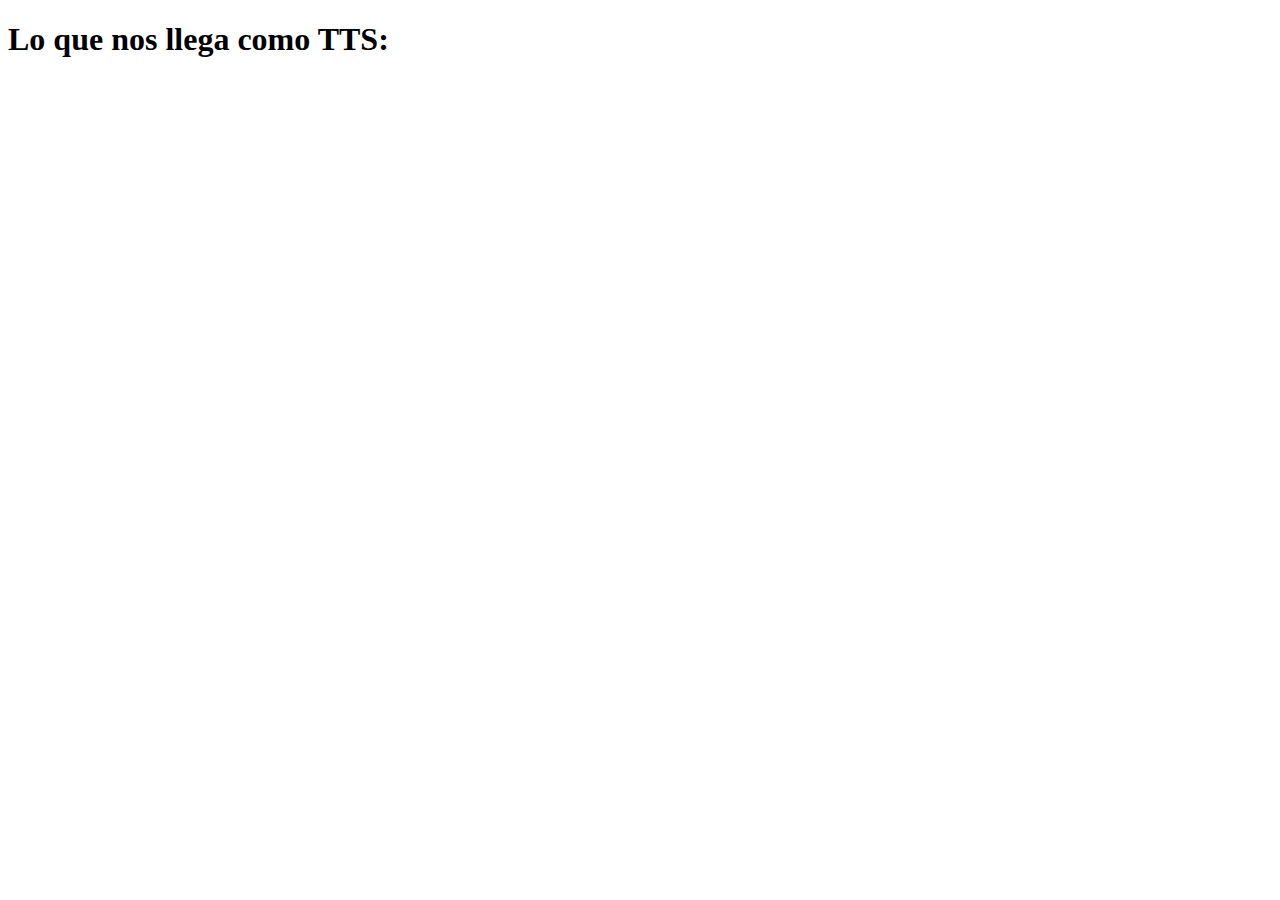
<file: Prueba/index.html>
<!DOCTYPE html>
<html>
<head>
	<meta charset="utf-8">
	<meta name="viewport" content="width=device-width, initial-scale=1">
	<title></title>
</head>
<body>
	<script src="deTTSaString.js"></script>
	<div class="container">
		<h1>Lo que nos llega como TTS: 
		</h1>
	</div>
</body>
</html>
</file>
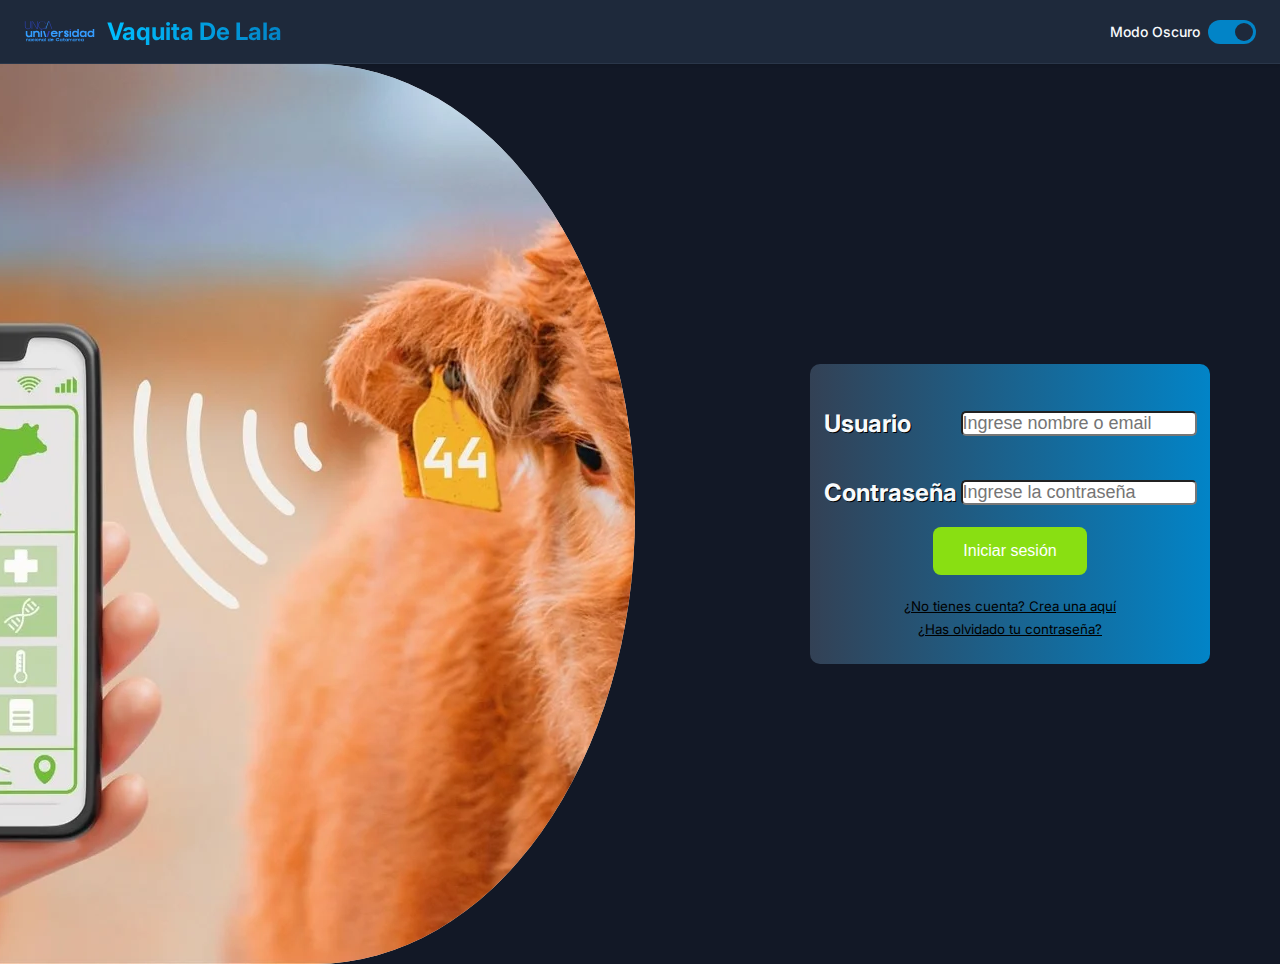
<file: Inevstigacion 2025/aplicacion web INTA/static/index.html>
<!DOCTYPE html>
<html lang="en" class="dark">
<head>
    <meta charset="UTF-8">
    <meta name="viewport" content="width=device-width, initial-scale=1.0">
    <title>Nor-Red</title>
    <link rel="stylesheet" href="styles.css">
    <link rel="preconnect" href="https://fonts.googleapis.com">
    <link rel="preconnect" href="https://fonts.gstatic.com" crossorigin>
    <link href="https://fonts.googleapis.com/css2?family=Inter:wght@300;400;500;600;700&display=swap" rel="stylesheet">
</head>
<body>
    <div class="app-container">
        <header class="app-header">
            <div class="logo-container">
                <img src="./images/logo5.svg" alt="Vision AI Logo" class="logo">
                <h1 class="app-title">Vaquita De Lala</h1>
            </div>
            <div class="header-controls">
                <div class="theme-toggle">
                    <span class="theme-label">Modo Oscuro</span>
                    <label class="switch">
                        <input type="checkbox" id="dark-mode-toggle" checked>
                        <span class="slider"></span>
                    </label>
                </div>
            </div>
        </header>
        
        <main class="main-content">
            <div class="principal-container">
                <div class="img-inicio-sesion-container">
                    <img src="./imagenes_vacas/Manejo-1-Abre-Fotos-Divulgacao.webp" alt="imagen descriptiva de la app" class="img_vaca">
                </div>
                <div class="inicio-sesion-container">
                    <form id="login-form" method="post" class="form-inicio-sesion">
                        <div class="input-name">
                            <label for="name"> <Strong> Usuario </Strong> </label>
                            <input type="text" id="name" placeholder="Ingrese nombre o email" required>
                        </div>
                        <div class="input-password">
                            <label for="password"> <Strong>Contraseña</Strong> </label>
                            <input type="password" id="password" placeholder="Ingrese la contraseña" required>
                        </div>
                        <button type="button" onclick="validarInicioSesion()" class="btn-inicio-sesion">Iniciar sesión</button>
                        <a href="#"><small>¿No tienes cuenta? Crea una aquí</small></a>
                        <a href="#"><small>¿Has olvidado tu contraseña?</small></a>
                    </form>
                </div>
            </div>
        </main>
    </div>
    <script src="login.js"></script>
</body>
</html>
</file>
<file: Inevstigacion 2025/aplicacion web INTA/static/styles.css>
:root {
  --light-background: #f5f7fa;
  --light-foreground: #1a2238;
  --light-card: #ffffff;
  --light-card-foreground: #1a2238;
  --light-border: #e2e8f0;
  --light-input: #e2e8f0;

  --dark-background: #121826;
  --dark-foreground: #f8fafc;
  --dark-card: #1e293b;
  --dark-card-foreground: #f8fafc;
  --dark-border: #2a3649;
  --dark-input: #2a3649;

  --primary: #0284c7;
  --primary-hover: #0369a1;
  --primary-foreground: #f8fafc;
  --secondary: #334155;
  --secondary-foreground: #f8fafc;
  --accent: #00bfff;
  --accent-hover: #38bdf8;
  --accent-foreground: #1a2238;
  --destructive: #ef4444;
  --destructive-foreground: #f8fafc;
  --muted: #64748b;
  --muted-foreground: #cbd5e1;

  --radius: 0.5rem;
  --header-height: 4rem;
  --sidebar-width: 16rem;

  --font-sans: "Inter", -apple-system, BlinkMacSystemFont, "Segoe UI", Roboto, Oxygen, Ubuntu, Cantarell, "Open Sans",
    "Helvetica Neue", sans-serif;

  --background: var(--light-background);
  --foreground: var(--light-foreground);
  --card: var(--light-card);
  --card-foreground: var(--light-card-foreground);
  --border: var(--light-border);
  --input: var(--light-input);
}

.dark {
  --background: var(--dark-background);
  --foreground: var(--dark-foreground);
  --card: var(--dark-card);
  --card-foreground: var(--dark-card-foreground);
  --border: var(--dark-border);
  --input: var(--dark-input);
}

* {
  margin: 0;
  padding: 0;
  box-sizing: border-box;
}

html,
body {
  height: 100%;
  margin: 0;
  padding: 0;
  font-family: var(--font-sans);
  background-color: var(--background);
  /*background: linear-gradient(to right, #0D3B66 50%, #F25F5C 50%); /* Degradado entre dos colores */
  color: var(--foreground);
  /*display: flex;*/
  background-size: 100% 100%;
  justify-content: center;
  align-items: center;

  transition: background-color 0.3s ease, color 0.3s ease;
}

.app-container {
  display: flex;
  flex-direction: column;
  min-height: 100vh;
}

.app-header {
  height: var(--header-height);
  display: flex;
  align-items: center;
  justify-content: space-between;
  padding: 0 1.5rem;
  background-color: var(--card);
  border-bottom: 1px solid var(--border);
  box-shadow: 0 1px 3px rgba(0, 0, 0, 0.1);
}

.logo-container {
  display: flex;
  align-items: center;
  gap: 0.75rem;
}

.logo {
  height: 2.5rem;
  width: auto;
}

.app-title {
  font-size: 1.5rem;
  font-weight: 700;
  background: linear-gradient(to right, var(--accent), var(--primary));
  -webkit-background-clip: text;
  background-clip: text;
  color: transparent;
}

.header-controls {
  display: flex;
  align-items: center;
  gap: 1.5rem;
}

.model-selector,
.theme-toggle {
  display: flex;
  align-items: center;
  gap: 0.5rem;
}

.main-content {
  flex: 1;
  /*padding: 1.5rem;*/
  overflow: auto;
}

.content-grid {
  display: grid;
  grid-template-columns: 1fr;
  gap: 1.5rem;
}

@media (min-width: 1024px) {
  .content-grid {
    grid-template-columns: 2fr 1fr;
  }
}

.video-container {
  position: relative;
  background-color: #000;
  border-radius: var(--radius);
  overflow: hidden;
  aspect-ratio: 16 / 9;
  box-shadow: 0 4px 6px -1px rgba(0, 0, 0, 0.1), 0 2px 4px -1px rgba(0, 0, 0, 0.06);
  border: 1px solid var(--border);
  display: flex;
  align-items: center;
  justify-content: center;
}

.video-element {
  max-width: 100%;
  max-height: 100%;
  display: block;
}

.output-canvas {
  position: absolute;
  top: 0;
  left: 0;
  width: 100%;
  height: 100%;
}

.no-video-message {
  position: absolute;
  color: var(--muted-foreground);
  font-size: 0.875rem;
}

.controls-panel {
  background-color: var(--card);
  border-radius: var(--radius);
  border: 1px solid var(--border);
  overflow: hidden;
  display: flex;
  flex-direction: column;
  gap: 1.5rem;
  padding: 1.5rem;
  box-shadow: 0 1px 3px rgba(0, 0, 0, 0.1);
}

.tabs {
  display: flex;
  flex-direction: column;
  gap: 1rem;
}

.tab-header {
  display: grid;
  grid-template-columns: 1fr 1fr;
  gap: 0.5rem;
  border-radius: var(--radius);
  overflow: hidden;
  background-color: var(--input);
  padding: 0.25rem;
}

.tab-button {
  padding: 0.5rem 1rem;
  background: none;
  border: none;
  border-radius: calc(var(--radius) - 0.25rem);
  color: var(--foreground);
  font-weight: 500;
  cursor: pointer;
  transition: all 0.2s ease;
}

.tab-button.active {
  background-color: var(--card);
  box-shadow: 0 1px 2px rgba(0, 0, 0, 0.1);
}

.tab-content {
  display: none;
  flex-direction: column;
  gap: 1rem;
}

.tab-content.active {
  display: flex;
}

.control-group {
  display: flex;
  flex-direction: column;
  gap: 0.5rem;
}

label {
  font-size: 0.875rem;
  font-weight: 500;
  color: var(--foreground);
}

.select-control {
  height: 2.5rem;
  padding: 0 0.75rem;
  background-color: var(--card);
  border: 1px solid var(--border);
  border-radius: var(--radius);
  color: var(--foreground);
  font-size: 0.875rem;
  appearance: none;
  background-image: url("data:image/svg+xml,%3Csvg xmlns='http://www.w3.org/2000/svg' width='24' height='24' viewBox='0 0 24 24' fill='none' stroke='currentColor' stroke-width='2' stroke-linecap='round' stroke-linejoin='round'%3E%3Cpolyline points='6 9 12 15 18 9'%3E%3C/polyline%3E%3C/svg%3E");
  background-repeat: no-repeat;
  background-position: right 0.5rem center;
  background-size: 1rem;
  padding-right: 2rem;
  transition: border-color 0.2s ease;
}

.select-control:focus {
  outline: none;
  border-color: var(--primary);
  box-shadow: 0 0 0 2px rgba(2, 132, 199, 0.25);
}

.text-input {
  height: 2.5rem;
  padding: 0 0.75rem;
  background-color: var(--card);
  border: 1px solid var(--border);
  border-radius: var(--radius);
  color: var(--foreground);
  font-size: 0.875rem;
  transition: border-color 0.2s ease;
}

.text-input:focus {
  outline: none;
  border-color: var(--primary);
  box-shadow: 0 0 0 2px rgba(2, 132, 199, 0.25);
}

.slider-container {
  position: relative;
  height: 2rem;
  display: flex;
  align-items: center;
}

.slider-control {
  -webkit-appearance: none;
  width: 100%;
  height: 0.375rem;
  border-radius: 0.25rem;
  background: var(--input);
  outline: none;
}

.slider-control::-webkit-slider-thumb {
  -webkit-appearance: none;
  appearance: none;
  width: 1.25rem;
  height: 1.25rem;
  border-radius: 50%;
  background: var(--primary);
  cursor: pointer;
  transition: background 0.2s ease;
}

.slider-control::-webkit-slider-thumb:hover {
  background: var(--primary-hover);
}

.slider-control::-moz-range-thumb {
  width: 1.25rem;
  height: 1.25rem;
  border-radius: 50%;
  background: var(--primary);
  cursor: pointer;
  border: none;
  transition: background 0.2s ease;
}

.slider-control::-moz-range-thumb:hover {
  background: var(--primary-hover);
}

.action-button {
  display: flex;
  align-items: center;
  justify-content: center;
  gap: 0.5rem;
  height: 2.5rem;
  padding: 0 1rem;
  border-radius: var(--radius);
  font-weight: 500;
  font-size: 0.875rem;
  cursor: pointer;
  transition: all 0.2s ease;
  border: none;
}

.primary-button {
  background-color: var(--primary);
  color: var(--primary-foreground);
}

.primary-button:hover {
  background-color: var(--primary-hover);
}

.outline-button {
  background-color: transparent;
  border: 1px solid var(--border);
  color: var(--foreground);
}

.outline-button:hover {
  background-color: var(--input);
}

.button-icon {
  width: 1rem;
  height: 1rem;
}

.switch {
  position: relative;
  display: inline-block;
  width: 3rem;
  height: 1.5rem;
}

.switch input {
  opacity: 0;
  width: 0;
  height: 0;
}

.slider {
  position: absolute;
  cursor: pointer;
  top: 0;
  left: 0;
  right: 0;
  bottom: 0;
  background-color: var(--input);
  transition: .4s;
  border-radius: 1rem;
}

.slider:before {
  position: absolute;
  content: "";
  height: 1.125rem;
  width: 1.125rem;
  left: 0.1875rem;
  bottom: 0.1875rem;
  background-color: var(--card);
  transition: .4s;
  border-radius: 50%;
}

input:checked + .slider {
  background-color: var(--primary);
}

input:focus + .slider {
  box-shadow: 0 0 1px var(--primary);
}

input:checked + .slider:before {
  transform: translateX(1.5rem);
}

.theme-label {
  font-size: 0.875rem;
  font-weight: 500;
}

.settings-section {
  display: flex;
  flex-direction: column;
  gap: 1rem;
  padding-top: 1rem;
  border-top: 1px solid var(--border);
}

.modal {
  display: none;
  position: fixed;
  top: 0;
  left: 0;
  width: 100%;
  height: 100%;
  background-color: rgba(0, 0, 0, 0.5);
  z-index: 1000;
  align-items: center;
  justify-content: center;
}

.modal.active {
  display: flex;
}

.modal-content {
  background-color: var(--card);
  border-radius: var(--radius);
  width: 100%;
  max-width: 28rem;
  box-shadow: 0 10px 15px -3px rgba(0, 0, 0, 0.1), 0 4px 6px -2px rgba(0, 0, 0, 0.05);
  overflow: hidden;
  animation: modalFadeIn 0.3s ease;
}

@keyframes modalFadeIn {
  from {
    opacity: 0;
    transform: translateY(-1rem);
  }
  to {
    opacity: 1;
    transform: translateY(0);
  }
}

.modal-header {
  display: flex;
  align-items: center;
  justify-content: space-between;
  padding: 1rem 1.5rem;
  border-bottom: 1px solid var(--border);
}

.modal-header h3 {
  font-size: 1.125rem;
  font-weight: 600;
}

.close-button {
  background: none;
  border: none;
  font-size: 1.5rem;
  color: var(--muted);
  cursor: pointer;
  transition: color 0.2s ease;
}

.close-button:hover {
  color: var(--foreground);
}

.modal-body {
  padding: 1.5rem;
  display: flex;
  flex-direction: column;
  gap: 1.5rem;
}

.modal-footer {
  padding: 1rem 1.5rem;
  display: flex;
  justify-content: flex-end;
  border-top: 1px solid var(--border);
}

.color-picker-container {
  display: flex;
  align-items: center;
  gap: 0.75rem;
}

.color-preview {
  width: 2.5rem;
  height: 2.5rem;
  border-radius: var(--radius);
  border: 1px solid var(--border);
}

.color-picker {
  height: 2.5rem;
  width: 100%;
  border: 1px solid var(--border);
  border-radius: var(--radius);
  background-color: var(--card);
  cursor: pointer;
}

@media (max-width: 768px) {
  .app-header {
    flex-direction: column;
    height: auto;
    padding: 1rem;
    gap: 1rem;
  }

  .header-controls {
    width: 100%;
    flex-direction: column;
    gap: 1rem;
  }

  .model-selector,
  .theme-toggle {
    width: 100%;
    justify-content: space-between;
  }
}




/*Valores agregados en la interfaz de la aplicacion web*/
.inicio-sesion-container{
  background: linear-gradient(to right, var(--secondary), var(--primary));
  display: flex;
  flex-direction: column;
  width: 400px;
  height: 300px;
  background-color: var(--primary);
  margin: 60px 20px;
  border-radius: 10px;
  align-self: center;
}
.form-inicio-sesion{
  display: flex;
  flex-direction: column;
  justify-content: center;
  align-items: center;
  padding: 15px;
}

.input-name{
  display: flex;
  flex-direction: row;
  align-items: center;
  margin-top: 30px;
  margin-bottom: 10px;
}
.input-name label{
  margin-right: 50px;
  font-size: x-large;
  text-shadow: 1px 1px #000;
}
.input-name input{
  border-radius: 5px;
  font-size: large;
  transition: background 0.3s;
}
.input-password{
  display: flex;
  flex-direction: row;
  align-items: center;
  margin-top: 30px;
  margin-bottom: 10px;
}
.input-password label{
  margin-right: 4px;
  font-size: x-large;
  text-shadow: 1px 1px #000;
}
.input-password input{
  border-radius: 5px;
  font-size: large;
  transition: background 0.3s;
}
.btn-inicio-sesion{
  margin-top: 30px;
  margin-bottom: 20px;
  border-radius: 4px;
  font-size: large;
  padding: 5px;
  transition: background 0.3s;
}
.form-inicio-sesion a{
  color: #000;
  margin-bottom: 3px;
}

.btn-inicio-sesion:hover{
  background-color: var(--secondary);
  color: #ffffff;
}
.input-name input:focus{
  background-color: var(--secondary);
  color: #ffffff;
}
.input-password input:focus{
  background-color: var(--secondary);
  color: #ffffff;
}
.img-inicio-sesion-container {
  width: 50%;
  height: 100%;
  background-color: #ddd; /* Color de fondo para ver el efecto */
  display: flex;
  justify-content: center;
  align-items: center;
  overflow: hidden;
  border-radius: 0 50% 50% 0; /* Crea un semicirculo en la izquierda */
  position: relative;
  right: 55px;
}
.img-inicio-sesion-container img {
  width: 1500px; /* Ajusta el tamaño de la imagen */
  height: 100%;
  object-fit: cover; /* Asegura que se mantenga bien recortada */
  position: relative;
  left: 72px;
}

.principal-container{
  height: 100vh;
  display: flex;
  flex-direction: row;
  flex-wrap: wrap;
  justify-content: space-around;
}


@keyframes slideInLeft {
  from {
    opacity: 0;
    transform: translateX(-100px);
  }
  to {
    opacity: 1;
    transform: translateX(0);
  }
}

.img-inicio-sesion-container {
  animation: slideInLeft 3s ease-out forwards;
}

/*.contenedor-principal {
  display: flex;
  justify-content: center;
  align-items: center;
  height: 100vh;
}*/

.contenedor-principal {
  display: flex;
  flex-direction: column; /* Organiza los elementos de arriba hacia abajo */
  align-items: center;    /* Centra los elementos horizontalmente */
  justify-content: center; /* Alinea los elementos verticalmente en el centro */
  height: 100vh;           /* Altura del contenedor */
  gap: 30px;              /* Espacio entre los botones */
}

.menu-cubo {
  display: grid;
  grid-template-columns: 200px 200px;
  grid-template-rows: 200px 200px;
  gap: 10px;
}

.boton {
  background-color: var(--primary-hover);
  color: white;
  border: none;
  border-radius: 10px;
  font-size: 16px;
  cursor: pointer;
  transition: transform 0.3s ease;
}

.boton:hover {
  transform: scale(1.1);
}


/*Cosas agregadas por lala*/

.btn-inicio-sesion {
  padding: 15px 30px;
  font-size: 16px;
  background-color: #89df12;
  color: white;
  border: none;
  border-radius: 8px;
  cursor: pointer;
  margin-top: 10px; /* Espacio arriba para separarlo de los botones anteriores */
  transition: background-color 0.3s ease;
}

/* Contenedor principal con fondo dividido */
.fondo-dividido {
  display: flex;
  width: 100%;
  height: 100vh; /* Ocupa toda la altura de la página */
}

/* Mitad izquierda con fondo azul */
.fondo-izquierdo {
  flex: 1;
  background: #0D3B66; /* Color de fondo azul */
}

/* Mitad derecha con fondo rojo */
.fondo-derecho {
  flex: 1;
  background: #F25F5C; /* Color de fondo rojo */
}

/* Transición difusa en el borde */
.fondo-dividido::before {
  content: "";
  position: absolute;
  left: 50%;
  top: 0;
  width: 2px; /* Grosor de la línea divisoria */
  height: 100%;
  background: linear-gradient(to right, rgba(255, 255, 255, 0) 0%, rgba(255, 255, 255, 0.3) 50%, rgba(255, 255, 255, 0) 100%);
  pointer-events: none;
}
</file>
